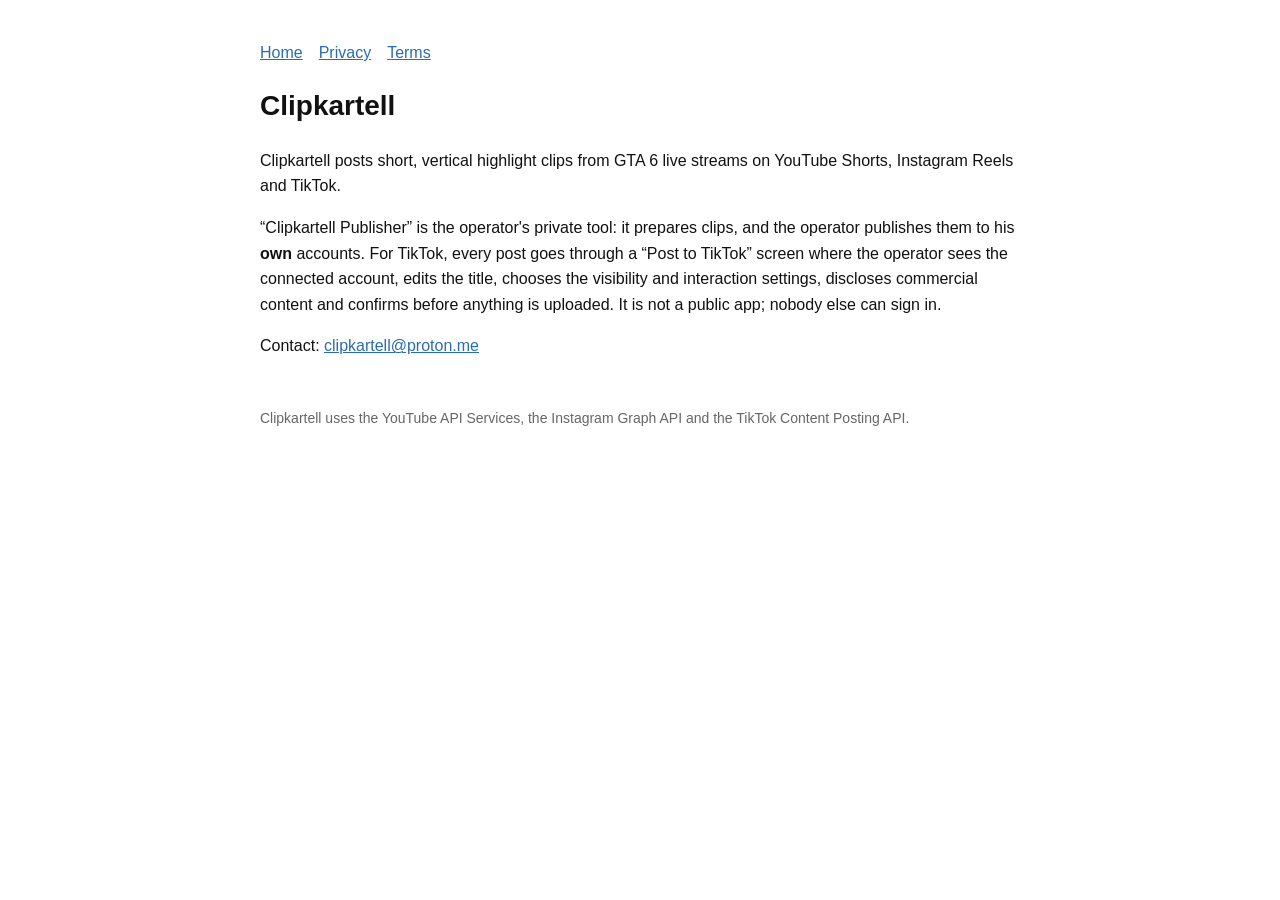
<file: index.html>
<!DOCTYPE html><html lang="en"><head><meta charset="utf-8"><meta name="viewport" content="width=device-width,initial-scale=1">
<title>Clipkartell</title><link rel="stylesheet" href="style.css"></head><body>
<nav><a href="index.html">Home</a><a href="privacy.html">Privacy</a><a href="terms.html">Terms</a></nav>
<h1>Clipkartell</h1>
<p>Clipkartell posts short, vertical highlight clips from GTA 6 live streams on YouTube Shorts, Instagram Reels and TikTok.</p>
<p>“Clipkartell Publisher” is the operator's private tool: it prepares clips, and the operator publishes them to his <strong>own</strong> accounts. For TikTok, every post goes through a “Post to TikTok” screen where the operator sees the connected account, edits the title, chooses the visibility and interaction settings, discloses commercial content and confirms before anything is uploaded. It is not a public app; nobody else can sign in.</p>
<p>Contact: <a href="mailto:clipkartell@proton.me">clipkartell@proton.me</a></p>
<footer>Clipkartell uses the YouTube API Services, the Instagram Graph API and the TikTok Content Posting API.</footer>
</body></html>
</file>
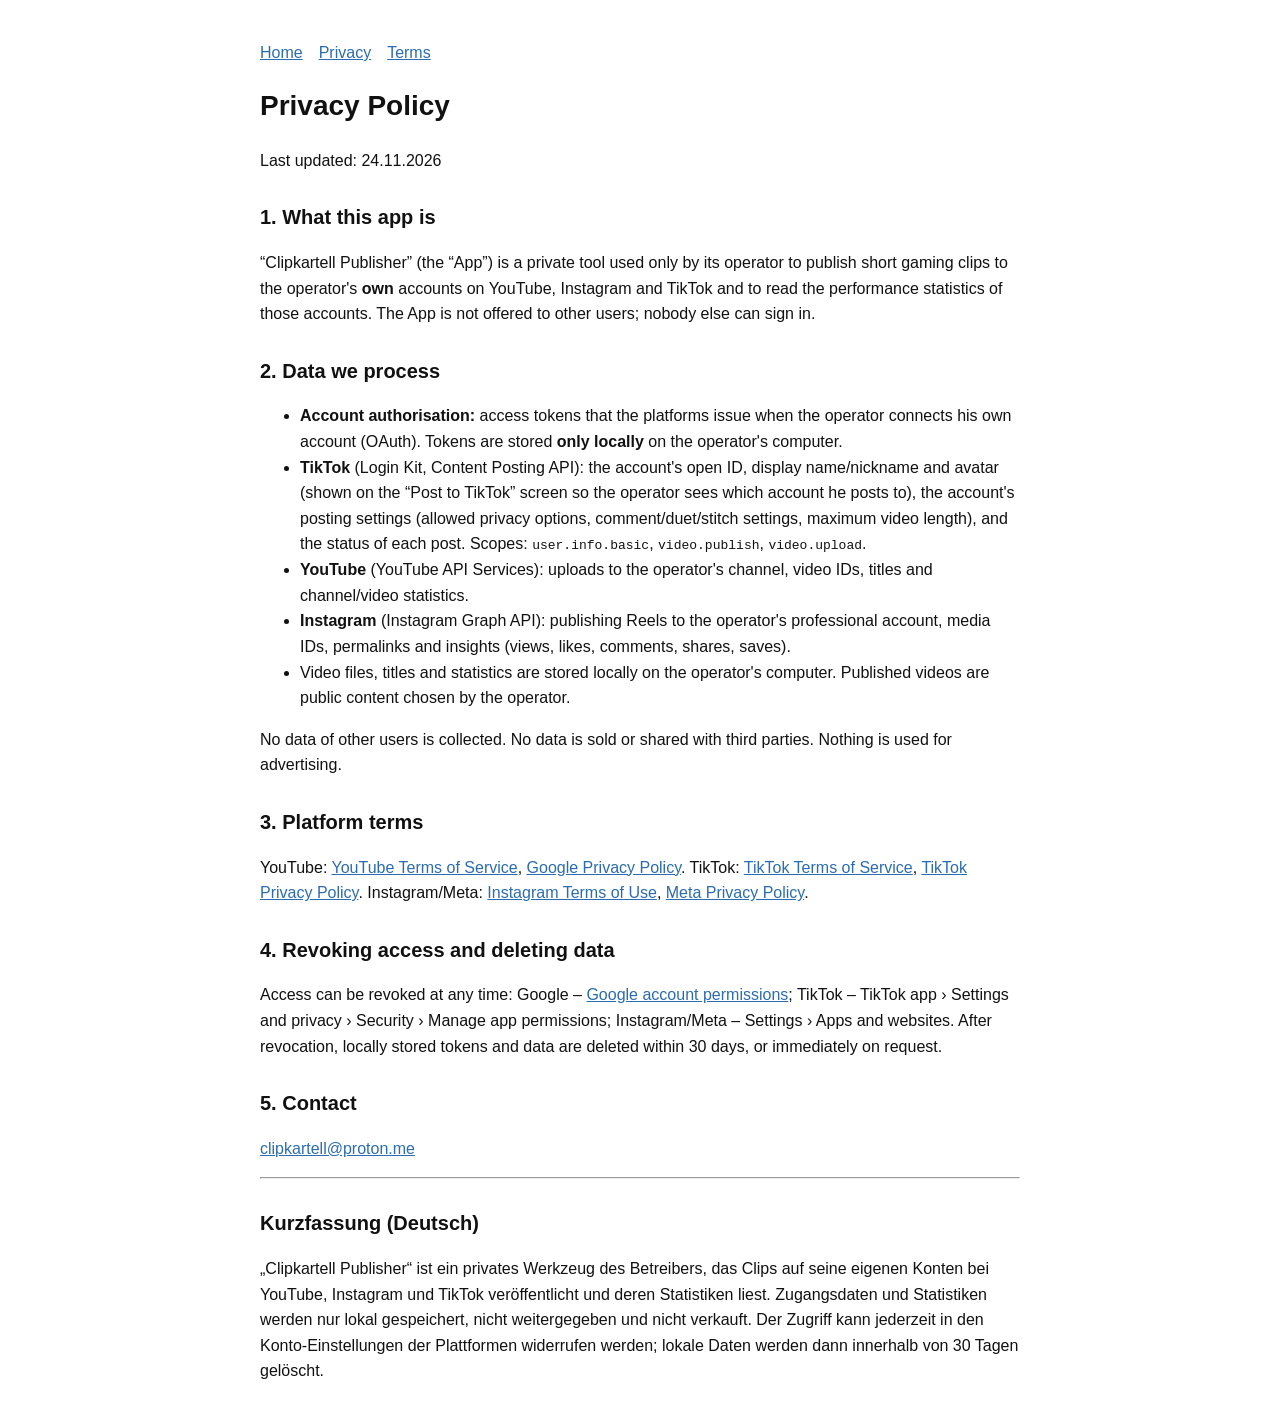
<file: privacy.html>
<!DOCTYPE html><html lang="en"><head><meta charset="utf-8"><meta name="viewport" content="width=device-width,initial-scale=1">
<title>Privacy Policy – Clipkartell</title><link rel="stylesheet" href="style.css"></head><body>
<nav><a href="index.html">Home</a><a href="privacy.html">Privacy</a><a href="terms.html">Terms</a></nav>
<h1>Privacy Policy</h1>
<p>Last updated: 24.11.2026</p>
<h2>1. What this app is</h2>
<p>“Clipkartell Publisher” (the “App”) is a private tool used only by its operator to publish short gaming clips to the operator's <strong>own</strong> accounts on YouTube, Instagram and TikTok and to read the performance statistics of those accounts. The App is not offered to other users; nobody else can sign in.</p>
<h2>2. Data we process</h2>
<ul>
<li><strong>Account authorisation:</strong> access tokens that the platforms issue when the operator connects his own account (OAuth). Tokens are stored <strong>only locally</strong> on the operator's computer.</li>
<li><strong>TikTok</strong> (Login Kit, Content Posting API): the account's open ID, display name/nickname and avatar (shown on the “Post to TikTok” screen so the operator sees which account he posts to), the account's posting settings (allowed privacy options, comment/duet/stitch settings, maximum video length), and the status of each post. Scopes: <code>user.info.basic</code>, <code>video.publish</code>, <code>video.upload</code>.</li>
<li><strong>YouTube</strong> (YouTube API Services): uploads to the operator's channel, video IDs, titles and channel/video statistics.</li>
<li><strong>Instagram</strong> (Instagram Graph API): publishing Reels to the operator's professional account, media IDs, permalinks and insights (views, likes, comments, shares, saves).</li>
<li>Video files, titles and statistics are stored locally on the operator's computer. Published videos are public content chosen by the operator.</li>
</ul>
<p>No data of other users is collected. No data is sold or shared with third parties. Nothing is used for advertising.</p>
<h2>3. Platform terms</h2>
<p>YouTube: <a href="https://www.youtube.com/t/terms">YouTube Terms of Service</a>, <a href="https://policies.google.com/privacy">Google Privacy Policy</a>. TikTok: <a href="https://www.tiktok.com/legal/terms-of-service">TikTok Terms of Service</a>, <a href="https://www.tiktok.com/legal/privacy-policy">TikTok Privacy Policy</a>. Instagram/Meta: <a href="https://help.instagram.com/581066165581870">Instagram Terms of Use</a>, <a href="https://privacycenter.instagram.com/policy">Meta Privacy Policy</a>.</p>
<h2>4. Revoking access and deleting data</h2>
<p>Access can be revoked at any time: Google – <a href="https://myaccount.google.com/permissions">Google account permissions</a>; TikTok – TikTok app › Settings and privacy › Security › Manage app permissions; Instagram/Meta – Settings › Apps and websites. After revocation, locally stored tokens and data are deleted within 30 days, or immediately on request.</p>
<h2>5. Contact</h2>
<p><a href="mailto:clipkartell@proton.me">clipkartell@proton.me</a></p>
<hr>
<h2>Kurzfassung (Deutsch)</h2>
<p>„Clipkartell Publisher“ ist ein privates Werkzeug des Betreibers, das Clips auf seine eigenen Konten bei YouTube, Instagram und TikTok veröffentlicht und deren Statistiken liest. Zugangsdaten und Statistiken werden nur lokal gespeichert, nicht weitergegeben und nicht verkauft. Der Zugriff kann jederzeit in den Konto-Einstellungen der Plattformen widerrufen werden; lokale Daten werden dann innerhalb von 30 Tagen gelöscht.</p>
</body></html>
</file>
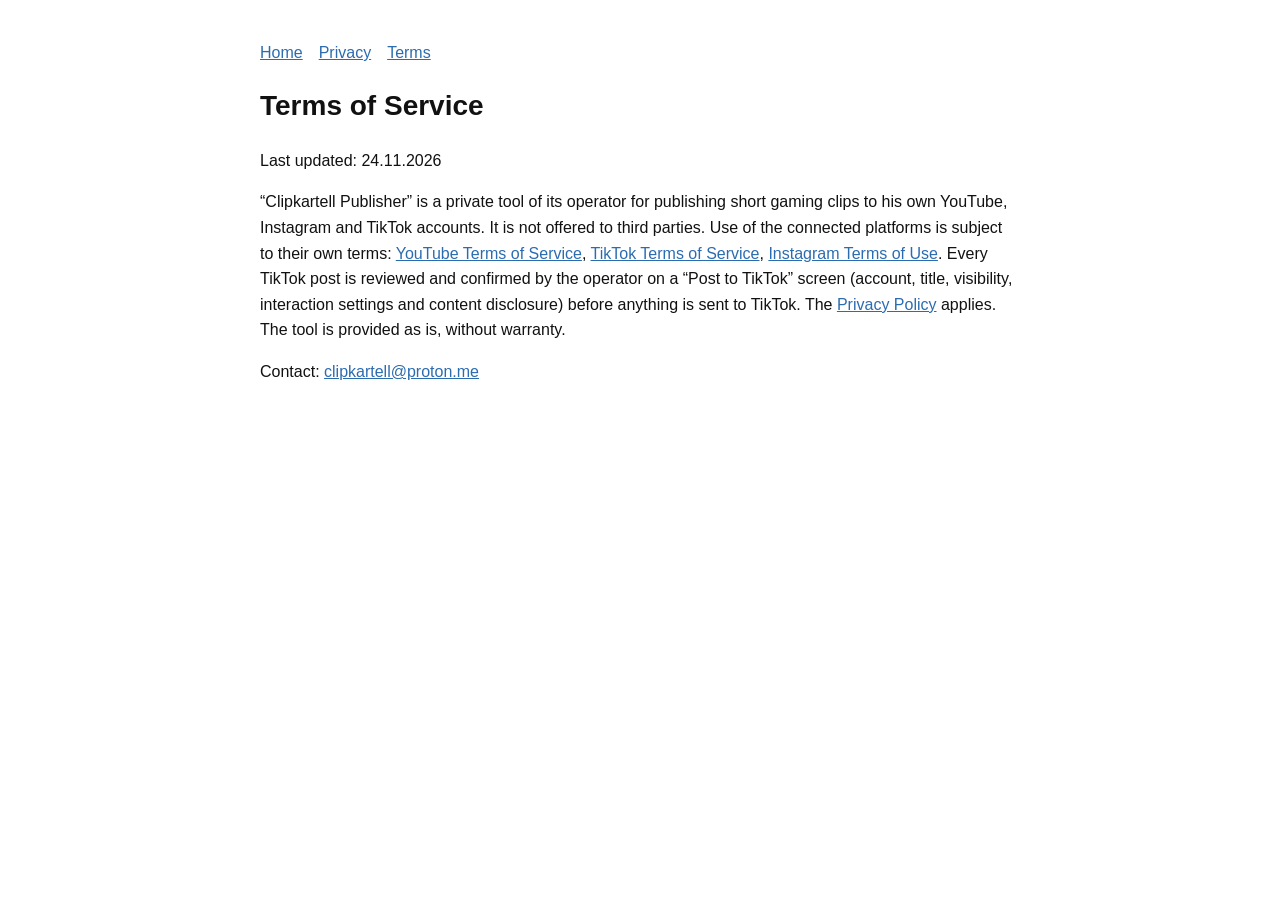
<file: terms.html>
<!DOCTYPE html><html lang="en"><head><meta charset="utf-8"><meta name="viewport" content="width=device-width,initial-scale=1">
<title>Terms of Service – Clipkartell</title><link rel="stylesheet" href="style.css"></head><body>
<nav><a href="index.html">Home</a><a href="privacy.html">Privacy</a><a href="terms.html">Terms</a></nav>
<h1>Terms of Service</h1>
<p>Last updated: 24.11.2026</p>
<p>“Clipkartell Publisher” is a private tool of its operator for publishing short gaming clips to his own YouTube, Instagram and TikTok accounts. It is not offered to third parties. Use of the connected platforms is subject to their own terms: <a href="https://www.youtube.com/t/terms">YouTube Terms of Service</a>, <a href="https://www.tiktok.com/legal/terms-of-service">TikTok Terms of Service</a>, <a href="https://help.instagram.com/581066165581870">Instagram Terms of Use</a>. Every TikTok post is reviewed and confirmed by the operator on a “Post to TikTok” screen (account, title, visibility, interaction settings and content disclosure) before anything is sent to TikTok. The <a href="privacy.html">Privacy Policy</a> applies. The tool is provided as is, without warranty.</p>
<p>Contact: <a href="mailto:clipkartell@proton.me">clipkartell@proton.me</a></p>
</body></html>
</file>
<file: style.css>
body{font-family:-apple-system,Segoe UI,Arial,sans-serif;max-width:760px;margin:40px auto;padding:0 20px;line-height:1.6;color:#111}
h1{font-size:28px}h2{font-size:20px;margin-top:28px}a{color:#2b6cb0}nav a{margin-right:16px}footer{margin-top:48px;font-size:14px;color:#666}
</file>
